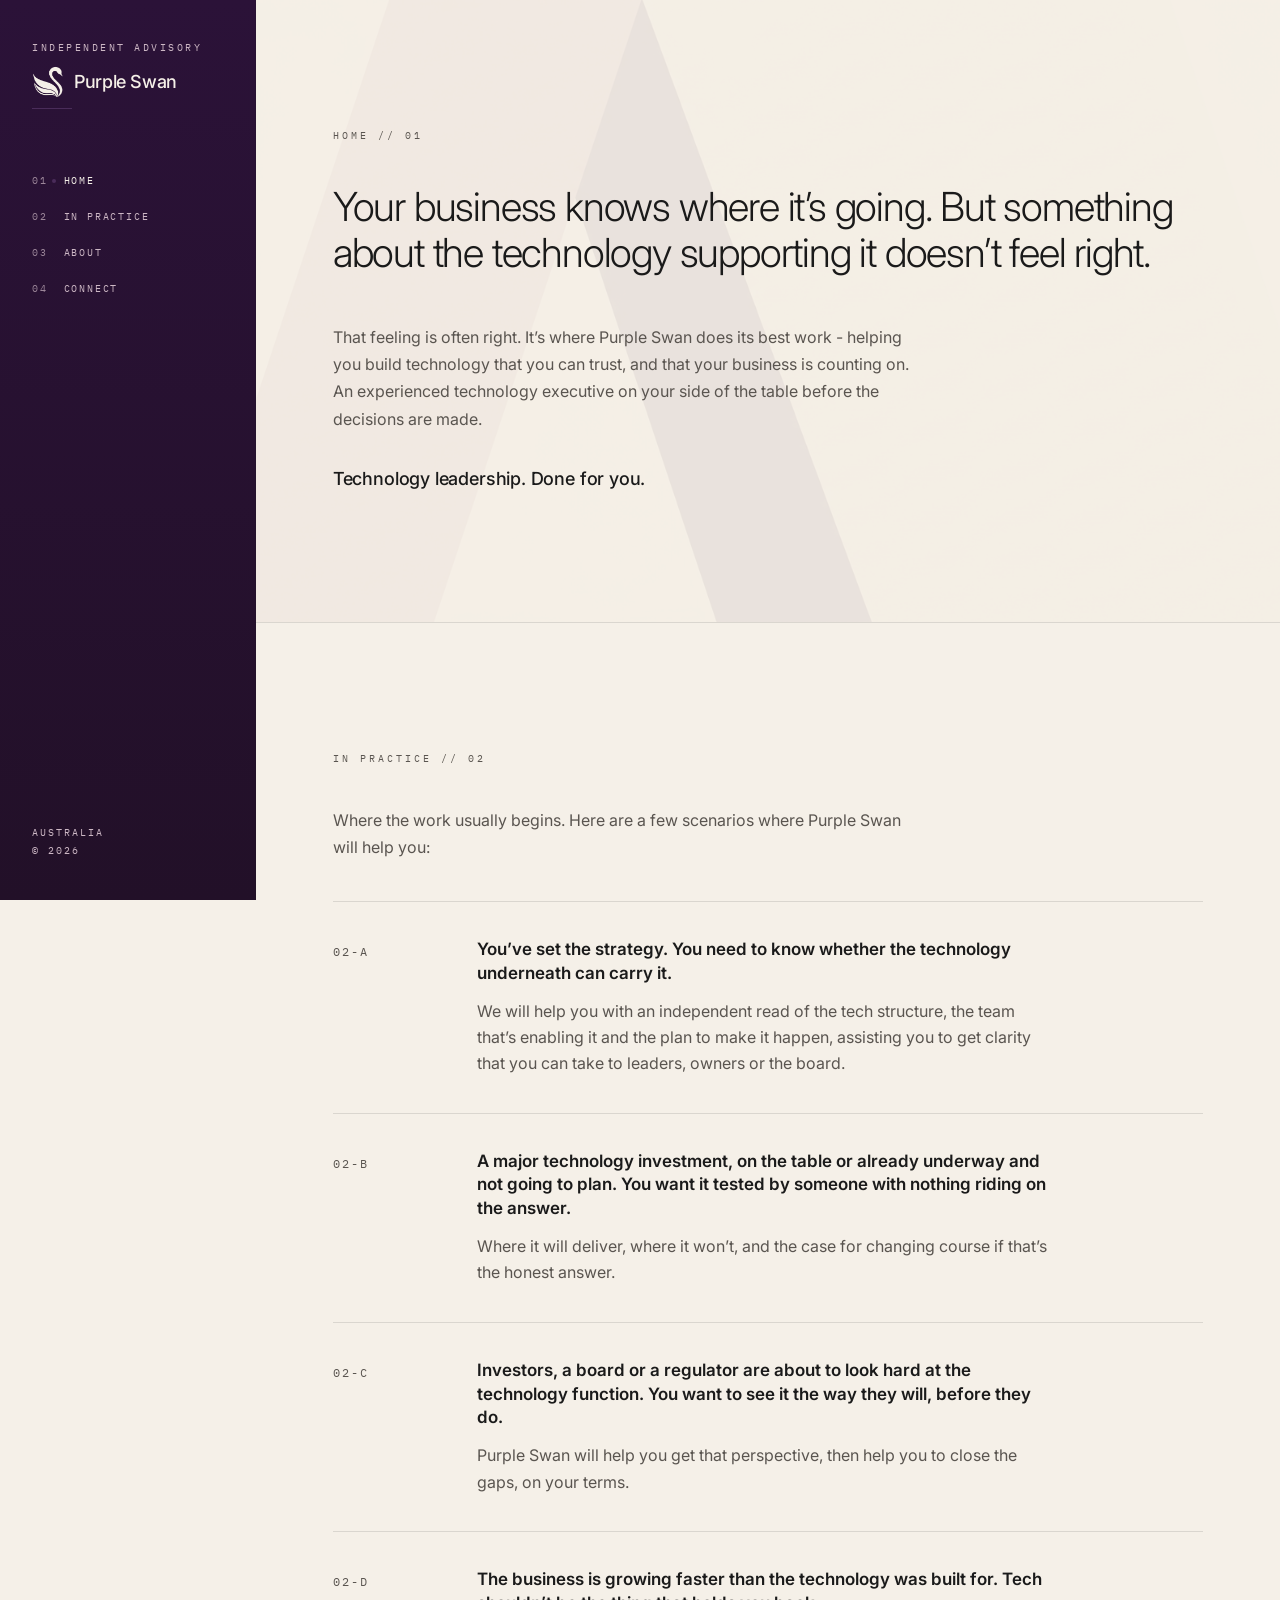
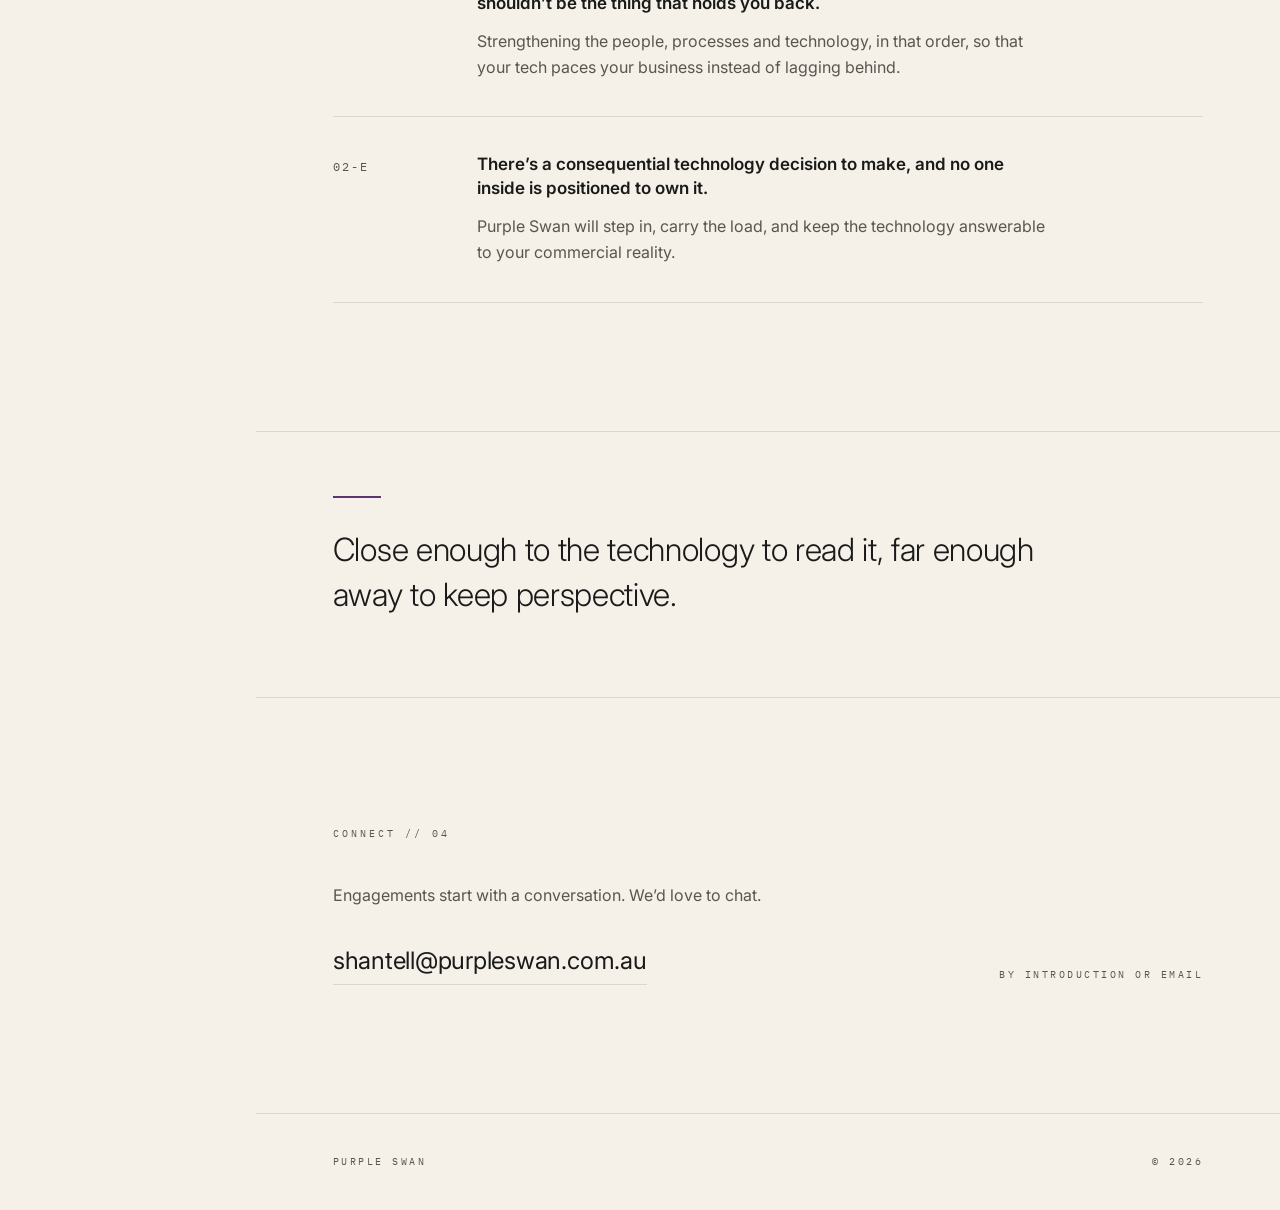
<file: index.html>
<!DOCTYPE html>
<html lang="en-AU">
<head>
  <meta charset="UTF-8">
  <meta name="viewport" content="width=device-width, initial-scale=1.0, viewport-fit=cover">
  <title>Purple Swan - Independent Technology Advisory</title>
  <meta name="description" content="Independent technology advisory. An experienced technology executive on your side of the table before the decisions are made. Australia.">

  <meta property="og:type" content="website">
  <meta property="og:site_name" content="Purple Swan">
  <meta property="og:title" content="Purple Swan - Independent Technology Advisory">
  <meta property="og:description" content="A technology executive on your side of the table, in the room before the decision.">
  <meta property="og:url" content="https://purpleswan.com.au/">
  <meta property="og:image" content="https://purpleswan.com.au/images/og-image.png">
  <meta name="twitter:card" content="summary_large_image">

  <link rel="icon" type="image/png" href="images/swan-black.png">
  <link rel="preconnect" href="https://fonts.googleapis.com">
  <link rel="preconnect" href="https://fonts.gstatic.com" crossorigin>
  <link href="https://fonts.googleapis.com/css2?family=IBM+Plex+Mono:wght@400;500&family=Inter:wght@300;400;500;600&display=swap" rel="stylesheet">
  <link rel="stylesheet" href="styles.css">
</head>
<body>

  <!-- Mobile top bar -->
  <header class="mobile-bar">
    <a href="index.html" class="brand"><img src="images/swan-cream.png" alt="" class="brand-mark">Purple Swan</a>
    <button class="mobile-menu-toggle" aria-expanded="false" aria-controls="mobile-nav">Menu</button>
  </header>
  <nav class="mobile-nav" id="mobile-nav">
    <ul>
      <li><span class="nav-code">01</span><a href="index.html">Home</a></li>
      <li><span class="nav-code">02</span><a href="#practice">In Practice</a></li>
      <li><span class="nav-code">03</span><a href="about.html">About</a></li>
      <li><span class="nav-code">04</span><a href="#contact">Connect</a></li>
    </ul>
  </nav>
  <div class="mobile-scrim" aria-hidden="true"></div>

  <!-- Desktop sidebar -->
  <aside class="sidebar">
    <div>
      <a href="index.html" class="sidebar-brand">
        <div class="sidebar-brand-label">Independent advisory</div>
        <div class="sidebar-brand-unit">
          <img src="images/swan-cream.png" alt="" class="sidebar-brand-mark">
          <div class="sidebar-brand-name">Purple Swan</div>
        </div>
        <div class="sidebar-brand-rule"></div>
      </a>
      <nav class="sidebar-nav">
        <ul>
          <li>
            <a href="index.html" class="active">
              <span class="nav-code">01</span>
              <span class="nav-label">Home</span>
            </a>
          </li>
          <li>
            <a href="#practice">
              <span class="nav-code">02</span>
              <span class="nav-label">In Practice</span>
            </a>
          </li>
          <li>
            <a href="about.html">
              <span class="nav-code">03</span>
              <span class="nav-label">About</span>
            </a>
          </li>
          <li>
            <a href="#contact">
              <span class="nav-code">04</span>
              <span class="nav-label">Connect</span>
            </a>
          </li>
        </ul>
      </nav>
    </div>
    <div class="sidebar-meta">
      <div>Australia</div>
      <div>© 2026</div>
    </div>
  </aside>

  <!-- Main content -->
  <main class="main">

    <!-- Hero -->
    <section class="section hero">
      <img src="images/hero.png" alt="" class="hero-bg" aria-hidden="true">
      <div class="hero-content">
        <div class="section-label">Home // 01</div>
        <h1 class="tagline">Your business knows where it&rsquo;s going. But something about the technology supporting it doesn&rsquo;t feel right.</h1>
        <p class="intro-body">That feeling is often right. It&rsquo;s where Purple Swan does its best work - helping you build technology that you can trust, and that your business is counting on. An experienced technology executive on your side of the table before the decisions are made.</p>
        <p class="hero-statement">Technology leadership. Done for you.</p>
      </div>
    </section>

    <!-- Practice -->
    <section id="practice" class="section">
      <div class="section-label">In Practice // 02</div>
      <p class="practice-intro">Where the work usually begins. Here are a few scenarios where Purple Swan will help you:</p>
      <ol class="practice-list">
        <li>
          <div class="practice-code">02-A</div>
          <div>
            <p class="practice-outcome">You&rsquo;ve set the strategy. You need to know whether the technology underneath can carry it.</p>
            <p class="practice-method">We will help you with an independent read of the tech structure, the team that&rsquo;s enabling it and the plan to make it happen, assisting you to get clarity that you can take to leaders, owners or the board.</p>
          </div>
        </li>
        <li>
          <div class="practice-code">02-B</div>
          <div>
            <p class="practice-outcome">A major technology investment, on the table or already underway and not going to plan. You want it tested by someone with nothing riding on the answer.</p>
            <p class="practice-method">Where it will deliver, where it won&rsquo;t, and the case for changing course if that&rsquo;s the honest answer.</p>
          </div>
        </li>
        <li>
          <div class="practice-code">02-C</div>
          <div>
            <p class="practice-outcome">Investors, a board or a regulator are about to look hard at the technology function. You want to see it the way they will, before they do.</p>
            <p class="practice-method">Purple Swan will help you get that perspective, then help you to close the gaps, on your terms.</p>
          </div>
        </li>
        <li>
          <div class="practice-code">02-D</div>
          <div>
            <p class="practice-outcome">The business is growing faster than the technology was built for. Tech shouldn&rsquo;t be the thing that holds you back.</p>
            <p class="practice-method">Strengthening the people, processes and technology, in that order, so that your tech paces your business instead of lagging behind.</p>
          </div>
        </li>
        <li>
          <div class="practice-code">02-E</div>
          <div>
            <p class="practice-outcome">There&rsquo;s a consequential technology decision to make, and no one inside is positioned to own it.</p>
            <p class="practice-method">Purple Swan will step in, carry the load, and keep the technology answerable to your commercial reality.</p>
          </div>
        </li>
      </ol>
    </section>

    <!-- Closing line -->
    <section class="closing">
      <p class="closing-line">Close enough to the technology to read it, far enough away to keep perspective.</p>
    </section>

    <!-- Contact -->
    <section id="contact" class="section">
      <div class="section-label">Connect // 04</div>
      <div class="contact-grid">
        <div>
          <p class="contact-intro">Engagements start with a conversation. We&rsquo;d love to chat.</p>
          <a href="mailto:shantell@purpleswan.com.au?subject=Let%27s%20connect" class="contact-link">shantell@purpleswan.com.au</a>
        </div>
        <div class="contact-meta">
          <div>By introduction or email</div>
        </div>
      </div>
    </section>

    <!-- Footer -->
    <footer class="footer">
      <span>Purple Swan</span>
      <span>© 2026</span>
    </footer>

  </main>

  <script>
    (function () {
      var toggle = document.querySelector('.mobile-menu-toggle');
      var nav = document.querySelector('.mobile-nav');
      if (!toggle || !nav) return;
      var scrim = document.querySelector('.mobile-scrim');
      function setOpen(open) {
        nav.classList.toggle('open', open);
        if (scrim) scrim.classList.toggle('open', open);
        document.body.classList.toggle('menu-open', open);
        toggle.textContent = open ? 'Close' : 'Menu';
        toggle.setAttribute('aria-expanded', open ? 'true' : 'false');
      }
      toggle.addEventListener('click', function () {
        setOpen(!nav.classList.contains('open'));
      });
      nav.addEventListener('click', function (e) {
        if (e.target.closest('a')) setOpen(false);
      });
    })();
  </script>

</body>
</html>
</file>
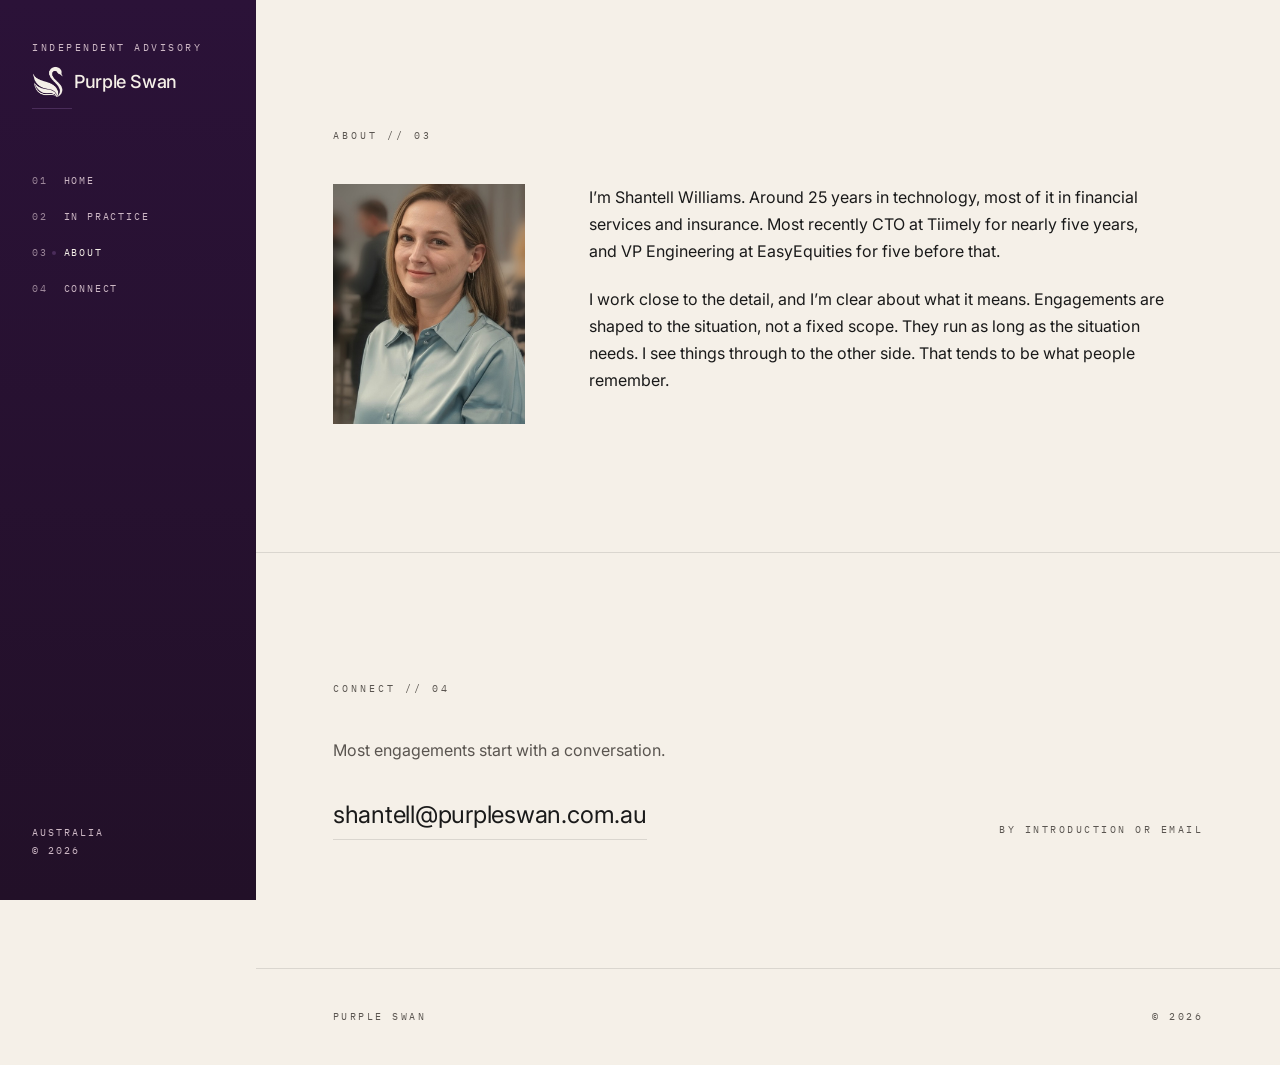
<file: about.html>
<!DOCTYPE html>
<html lang="en-AU">
<head>
  <meta charset="UTF-8">
  <meta name="viewport" content="width=device-width, initial-scale=1.0, viewport-fit=cover">
  <title>About - Purple Swan</title>
  <meta name="description" content="Shantell Williams. Around 25 years in technology, most of it in financial services and insurance. Most recently CTO at Tiimely.">

  <meta property="og:type" content="website">
  <meta property="og:site_name" content="Purple Swan">
  <meta property="og:title" content="About - Purple Swan">
  <meta property="og:description" content="Shantell Williams. Around 25 years in technology, most of it in financial services and insurance.">
  <meta property="og:url" content="https://purpleswan.com.au/about.html">
  <meta property="og:image" content="https://purpleswan.com.au/images/og-image.png">
  <meta name="twitter:card" content="summary_large_image">

  <link rel="icon" type="image/png" href="images/swan-black.png">
  <link rel="preconnect" href="https://fonts.googleapis.com">
  <link rel="preconnect" href="https://fonts.gstatic.com" crossorigin>
  <link href="https://fonts.googleapis.com/css2?family=IBM+Plex+Mono:wght@400;500&family=Inter:wght@300;400;500;600&display=swap" rel="stylesheet">
  <link rel="stylesheet" href="styles.css">
</head>
<body>

  <!-- Mobile top bar -->
  <header class="mobile-bar">
    <a href="index.html" class="brand"><img src="images/swan-cream.png" alt="" class="brand-mark">Purple Swan</a>
    <button class="mobile-menu-toggle" aria-expanded="false" aria-controls="mobile-nav">Menu</button>
  </header>
  <nav class="mobile-nav" id="mobile-nav">
    <ul>
      <li><span class="nav-code">01</span><a href="index.html">Home</a></li>
      <li><span class="nav-code">02</span><a href="index.html#practice">In Practice</a></li>
      <li><span class="nav-code">03</span><a href="about.html">About</a></li>
      <li><span class="nav-code">04</span><a href="#contact">Connect</a></li>
    </ul>
  </nav>
  <div class="mobile-scrim" aria-hidden="true"></div>

  <!-- Desktop sidebar -->
  <aside class="sidebar">
    <div>
      <a href="index.html" class="sidebar-brand">
        <div class="sidebar-brand-label">Independent advisory</div>
        <div class="sidebar-brand-unit">
          <img src="images/swan-cream.png" alt="" class="sidebar-brand-mark">
          <div class="sidebar-brand-name">Purple Swan</div>
        </div>
        <div class="sidebar-brand-rule"></div>
      </a>
      <nav class="sidebar-nav">
        <ul>
          <li>
            <a href="index.html">
              <span class="nav-code">01</span>
              <span class="nav-label">Home</span>
            </a>
          </li>
          <li>
            <a href="index.html#practice">
              <span class="nav-code">02</span>
              <span class="nav-label">In Practice</span>
            </a>
          </li>
          <li>
            <a href="about.html" class="active">
              <span class="nav-code">03</span>
              <span class="nav-label">About</span>
            </a>
          </li>
          <li>
            <a href="#contact">
              <span class="nav-code">04</span>
              <span class="nav-label">Connect</span>
            </a>
          </li>
        </ul>
      </nav>
    </div>
    <div class="sidebar-meta">
      <div>Australia</div>
      <div>© 2026</div>
    </div>
  </aside>

  <!-- Main content -->
  <main class="main">

    <section class="section">
      <h1 class="section-label">About // 03</h1>

      <div class="about-grid">
        <img src="images/profilepic.jpg" alt="Shantell Williams" class="about-photo">
        <div class="about-bio">
          <p>I&rsquo;m Shantell Williams. Around 25 years in technology, most of it in financial services and insurance. Most recently CTO at Tiimely for nearly five years, and VP Engineering at EasyEquities for five before that.</p>
          <p>I work close to the detail, and I&rsquo;m clear about what it means. Engagements are shaped to the situation, not a fixed scope. They run as long as the situation needs. I see things through to the other side. That tends to be what people remember.</p>
        </div>
      </div>
    </section>

    <!-- Contact -->
    <section id="contact" class="section">
      <div class="section-label">Connect // 04</div>
      <div class="contact-grid">
        <div>
          <p class="contact-intro">Most engagements start with a conversation.</p>
          <a href="mailto:shantell@purpleswan.com.au?subject=Let%27s%20connect" class="contact-link">shantell@purpleswan.com.au</a>
        </div>
        <div class="contact-meta">
          <div>By introduction or email</div>
        </div>
      </div>
    </section>

    <!-- Footer -->
    <footer class="footer">
      <span>Purple Swan</span>
      <span>© 2026</span>
    </footer>

  </main>

  <script>
    (function () {
      var toggle = document.querySelector('.mobile-menu-toggle');
      var nav = document.querySelector('.mobile-nav');
      if (!toggle || !nav) return;
      var scrim = document.querySelector('.mobile-scrim');
      function setOpen(open) {
        nav.classList.toggle('open', open);
        if (scrim) scrim.classList.toggle('open', open);
        document.body.classList.toggle('menu-open', open);
        toggle.textContent = open ? 'Close' : 'Menu';
        toggle.setAttribute('aria-expanded', open ? 'true' : 'false');
      }
      toggle.addEventListener('click', function () {
        setOpen(!nav.classList.contains('open'));
      });
      nav.addEventListener('click', function (e) {
        if (e.target.closest('a')) setOpen(false);
      });
    })();
  </script>

</body>
</html>
</file>
<file: styles.css>
/* Purple Swan — styles.css */

:root {
  --background: #f5f0e8;
  --foreground: #1a1a1a;
  --muted: #ebe5da;
  --muted-foreground: #5a5550;
  --border: rgba(26, 26, 26, 0.12);
  --sidebar: #261032;
  --sidebar-foreground: #f5f0e8;
  --sidebar-muted-foreground: #cdb8c5;
  --accent: #4a2c5a;
  --accent-deep: #5d3573;
  --accent-foreground: #f5f0e8;

  --sidebar-width: 16rem;
  --content-padding: clamp(1.5rem, 6vw, 6rem);
}

*, *::before, *::after {
  box-sizing: border-box;
}

html {
  font-size: 16px;
}

body {
  margin: 0;
  font-family: 'Inter', system-ui, -apple-system, BlinkMacSystemFont, 'Segoe UI', sans-serif;
  font-feature-settings: "kern" 1, "calt" 1;
  background-color: var(--background);
  color: var(--foreground);
  line-height: 1.6;
  -webkit-font-smoothing: antialiased;
  -moz-osx-font-smoothing: grayscale;
}

a {
  color: inherit;
}

img {
  max-width: 100%;
  display: block;
}

::selection {
  background: var(--accent);
  color: var(--accent-foreground);
}

:focus-visible {
  outline: 2px solid var(--accent);
  outline-offset: 3px;
}


/* Mobile top bar */

.mobile-bar {
  display: none;
  position: sticky;
  top: 0;
  z-index: 40;
  height: 3.5rem;
  background: linear-gradient(180deg, #2b1238 0%, #221028 100%);
  border-bottom: 1px solid rgba(245, 240, 232, 0.12);
  padding: 0 1.25rem;
  padding-left: max(1.25rem, env(safe-area-inset-left));
  padding-right: max(1.25rem, env(safe-area-inset-right));
  justify-content: space-between;
  align-items: center;
}

.mobile-bar .brand {
  display: flex;
  align-items: center;
  gap: 0.5rem;
  font-family: 'IBM Plex Mono', 'JetBrains Mono', monospace;
  font-size: 0.75rem;
  letter-spacing: 0.15em;
  text-transform: uppercase;
  color: var(--sidebar-foreground);
  text-decoration: none;
}

.mobile-bar .brand-mark {
  width: 22px;
  height: 22px;
  flex-shrink: 0;
}

.mobile-menu-toggle {
  font-family: 'IBM Plex Mono', 'JetBrains Mono', monospace;
  font-size: 0.625rem;
  letter-spacing: 0.18em;
  text-transform: uppercase;
  color: var(--sidebar-muted-foreground);
  background: none;
  border: none;
  cursor: pointer;
  padding: 0;
}

.mobile-nav {
  display: none;
  position: fixed;
  top: 3.5rem;
  left: 0;
  right: 0;
  z-index: 39;
  border-bottom: 1px solid rgba(245, 240, 232, 0.12);
  background: linear-gradient(180deg, #2b1238 0%, #221028 100%);
  box-shadow: 0 12px 24px rgba(26, 16, 40, 0.24);
  padding: 1.5rem 1.25rem;
}

.mobile-nav.open {
  display: block;
  animation: mobile-nav-in 0.18s ease;
}

/* Hold the page still while the menu is open */
body.menu-open {
  overflow: hidden;
}

/* Full-screen dim behind the open menu (real element .mobile-scrim) */
.mobile-scrim {
  display: none;
  position: fixed;
  inset: 0;
  background: rgba(26, 16, 40, 0.32);
  z-index: 38;
  pointer-events: none;
  animation: scrim-in 0.18s ease;
}

.mobile-scrim.open {
  display: block;
}

@keyframes scrim-in {
  from { opacity: 0; }
  to   { opacity: 1; }
}

@keyframes mobile-nav-in {
  from { opacity: 0; transform: translateY(-0.5rem); }
  to   { opacity: 1; transform: translateY(0); }
}

.mobile-nav ul {
  list-style: none;
  margin: 0;
  padding: 0;
}

.mobile-nav li {
  display: flex;
  gap: 1rem;
  font-family: 'IBM Plex Mono', 'JetBrains Mono', monospace;
  font-size: 0.875rem;
  margin-bottom: 1rem;
}

.mobile-nav li:last-child {
  margin-bottom: 0;
}

.mobile-nav .nav-code {
  color: var(--sidebar-muted-foreground);
  opacity: 0.7;
}

.mobile-nav a {
  text-decoration: none;
  color: var(--sidebar-foreground);
  transition: color 0.2s ease;
}

.mobile-nav a:hover {
  color: var(--sidebar-muted-foreground);
}


/* Desktop sidebar */

.sidebar {
  position: fixed;
  inset: 0 auto 0 0;
  width: var(--sidebar-width);
  background: linear-gradient(180deg, #2b1238 0%, #221028 100%);
  color: var(--sidebar-foreground);
  border-right: 1px solid var(--border);
  padding: 2.5rem 2rem;
  display: flex;
  flex-direction: column;
  justify-content: space-between;
  z-index: 40;
}

.sidebar-brand {
  text-decoration: none;
  color: inherit;
  display: block;
}

.sidebar-brand-label {
  font-family: 'IBM Plex Mono', 'JetBrains Mono', monospace;
  font-size: 0.625rem;
  letter-spacing: 0.25em;
  text-transform: uppercase;
  color: var(--sidebar-muted-foreground);
}

.sidebar-brand-unit {
  display: flex;
  align-items: center;
  gap: 0.625rem;
  margin-top: 0.625rem;
}

.sidebar-brand-mark {
  width: 32px;
  height: 32px;
  flex-shrink: 0;
}

.sidebar-brand-name {
  font-size: 1.125rem;
  font-weight: 500;
  letter-spacing: -0.02em;
  color: var(--sidebar-foreground);
  margin: 0;
}

.sidebar-brand-rule {
  margin-top: 0.625rem;
  width: 2.5rem;
  height: 1px;
  background-color: var(--accent);
}

.sidebar-nav {
  margin-top: 4rem;
}

.sidebar-nav ul {
  list-style: none;
  margin: 0;
  padding: 0;
}

.sidebar-nav li {
  margin-bottom: 1.25rem;
}

.sidebar-nav li:last-child {
  margin-bottom: 0;
}

.sidebar-nav a {
  display: flex;
  align-items: baseline;
  gap: 1rem;
  font-family: 'IBM Plex Mono', 'JetBrains Mono', monospace;
  font-size: 0.625rem;
  letter-spacing: 0.18em;
  text-transform: uppercase;
  text-decoration: none;
  color: var(--sidebar-muted-foreground);
  transition: color 0.2s ease;
}

.sidebar-nav a:hover {
  color: var(--sidebar-foreground);
}

.sidebar-nav .nav-code {
  color: var(--sidebar-muted-foreground);
  opacity: 0.7;
}

.sidebar-nav .nav-label {
  position: relative;
}

.sidebar-nav a.active {
  color: var(--sidebar-foreground);
}

.sidebar-nav a.active .nav-label::before {
  content: "";
  position: absolute;
  left: -0.75rem;
  top: 50%;
  transform: translateY(-50%);
  width: 0.25rem;
  height: 0.25rem;
  border-radius: 50%;
  background-color: var(--accent);
}

.sidebar-meta {
  font-family: 'IBM Plex Mono', 'JetBrains Mono', monospace;
  font-size: 0.625rem;
  letter-spacing: 0.2em;
  text-transform: uppercase;
  color: var(--sidebar-muted-foreground);
  line-height: 1.8;
}


/* Main content area */

.main {
  margin-left: var(--sidebar-width);
}

.section {
  padding: 6rem var(--content-padding) 6rem;
  border-bottom: 1px solid var(--border);
  position: relative;
}

.section-label {
  font-family: 'IBM Plex Mono', 'JetBrains Mono', monospace;
  font-size: 0.625rem;
  font-weight: 400;
  letter-spacing: 0.3em;
  text-transform: uppercase;
  color: var(--muted-foreground);
  margin: 0;
}


/* Hero */

.hero {
  position: relative;
  overflow: hidden;
}

.hero-bg {
  position: absolute;
  inset: 0;
  width: 100%;
  height: 100%;
  object-fit: cover;
  opacity: 0.08;
  mix-blend-mode: multiply;
  pointer-events: none;
  user-select: none;
}

.hero-content {
  position: relative;
  max-width: 56rem;
}

.tagline {
  margin: 2.5rem 0 0;
  font-size: 1.875rem;
  font-weight: 300;
  line-height: 1.15;
  letter-spacing: -0.03em;
  text-wrap: balance;
  color: var(--foreground);
}

.intro-body {
  margin: 3rem 0 0;
  max-width: 36rem;
  font-size: 1rem;
  color: var(--muted-foreground);
  line-height: 1.7;
}

.hero-statement {
  margin: 2rem 0 0;
  font-size: 1.125rem;
  font-weight: 500;
  letter-spacing: -0.01em;
  color: var(--foreground);
}


/* Practice section */

.practice-intro {
  margin: 2.5rem 0 0;
  max-width: 36rem;
  font-size: 1rem;
  color: var(--muted-foreground);
  line-height: 1.7;
}

.practice-list {
  margin: 2.5rem 0 0;
  list-style: none;
  padding: 0;
  border-top: 1px solid var(--border);
  border-bottom: 1px solid var(--border);
}

.practice-list li {
  display: grid;
  grid-template-columns: 6rem 1fr;
  gap: 3rem;
  padding: 2.25rem 0;
  border-bottom: 1px solid var(--border);
}

.practice-list li:last-child {
  border-bottom: none;
}

.practice-code {
  font-family: 'IBM Plex Mono', 'JetBrains Mono', monospace;
  font-size: 0.75rem;
  letter-spacing: 0.18em;
  text-transform: uppercase;
  color: var(--muted-foreground);
  padding-top: 0.25rem;
}

.practice-outcome {
  font-size: 1.0625rem;
  font-weight: 600;
  line-height: 1.4;
  color: var(--foreground);
  margin: 0;
  max-width: 36rem;
}

.practice-method {
  margin: 0.75rem 0 0;
  font-size: 1rem;
  color: var(--muted-foreground);
  line-height: 1.65;
  max-width: 36rem;
}


/* Closing line */

.closing {
  padding: 4rem var(--content-padding) 5rem;
  border-bottom: 1px solid var(--border);
}

.closing-line {
  margin: 0;
  max-width: 48rem;
  font-size: 1.5rem;
  font-weight: 300;
  line-height: 1.4;
  letter-spacing: -0.01em;
  color: var(--foreground);
  position: relative;
  padding-top: 2rem;
}

.closing-line::before {
  content: "";
  position: absolute;
  top: 0;
  left: 0;
  width: 3rem;
  height: 2px;
  background-color: var(--accent-deep);
}


/* Contact section */

.contact-grid {
  display: grid;
  grid-template-columns: 1fr auto;
  gap: 3rem;
  align-items: end;
  margin-top: 2.5rem;
}

.contact-intro {
  max-width: 28rem;
  margin: 0 0 2rem;
  color: var(--muted-foreground);
  font-size: 1rem;
  line-height: 1.7;
}

.contact-link {
  display: inline-block;
  font-size: 1.25rem;
  font-weight: 400;
  letter-spacing: -0.01em;
  text-decoration: none;
  color: var(--foreground);
  border-bottom: 1px solid var(--border);
  padding-bottom: 0.25rem;
  transition: border-color 0.2s ease, color 0.2s ease;
}

.contact-link:hover {
  color: var(--accent);
  border-bottom-color: var(--accent);
}

.contact-meta {
  font-family: 'IBM Plex Mono', 'JetBrains Mono', monospace;
  font-size: 0.625rem;
  letter-spacing: 0.25em;
  text-transform: uppercase;
  color: var(--muted-foreground);
  text-align: right;
  line-height: 2;
}


/* Footer */

.footer {
  padding: 2.5rem var(--content-padding);
  display: flex;
  justify-content: space-between;
  font-family: 'IBM Plex Mono', 'JetBrains Mono', monospace;
  font-size: 0.625rem;
  letter-spacing: 0.25em;
  text-transform: uppercase;
  color: var(--muted-foreground);
}


/* About page */

.about-grid {
  display: grid;
  grid-template-columns: auto 1fr;
  gap: 4rem;
  align-items: start;
  max-width: 56rem;
  margin-top: 2.5rem;
}

.about-photo {
  width: 12rem;
  height: 15rem;
  object-fit: cover;
  background-color: var(--muted);
}

.about-bio {
  max-width: 36rem;
}

.about-bio p {
  margin: 0 0 1.25em;
  font-size: 1rem;
  line-height: 1.7;
  color: var(--foreground);
}

.about-bio p:last-child {
  margin-bottom: 0;
}


/* Larger screens */

@media (min-width: 1024px) {
  .section {
    padding: 8rem var(--content-padding) 8rem;
  }

  .tagline {
    font-size: 2.5rem;
  }

  .closing-line {
    font-size: 2rem;
  }

  .contact-link {
    font-size: 1.5rem;
  }
}


/* Mobile */

@media (max-width: 767px) {
  .mobile-bar {
    display: flex;
  }

  .sidebar {
    display: none;
  }

  .main {
    margin-left: 0;
  }

  .section {
    padding: 3.5rem var(--content-padding);
    scroll-margin-top: 4.5rem;
  }

  .tagline {
    font-size: 1.5rem;
  }

  .practice-list li {
    grid-template-columns: 1fr;
    gap: 1rem;
  }

  .practice-code {
    padding-top: 0;
  }

  .closing-line {
    font-size: 1.25rem;
  }

  .closing {
    padding: 3rem var(--content-padding);
  }

  .contact-grid {
    grid-template-columns: 1fr;
    gap: 2rem;
  }

  .contact-link {
    font-size: 1.125rem;
  }

  .contact-meta {
    text-align: left;
  }

  .footer {
    padding: 2rem var(--content-padding);
  }

  .about-grid {
    grid-template-columns: 1fr;
    gap: 2rem;
  }
}


/* Print */

@media print {
  .sidebar, .mobile-bar, .mobile-nav {
    display: none;
  }

  .main {
    margin-left: 0;
  }

  body {
    background: #fff;
  }

  .hero-bg {
    display: none;
  }
}
</file>
